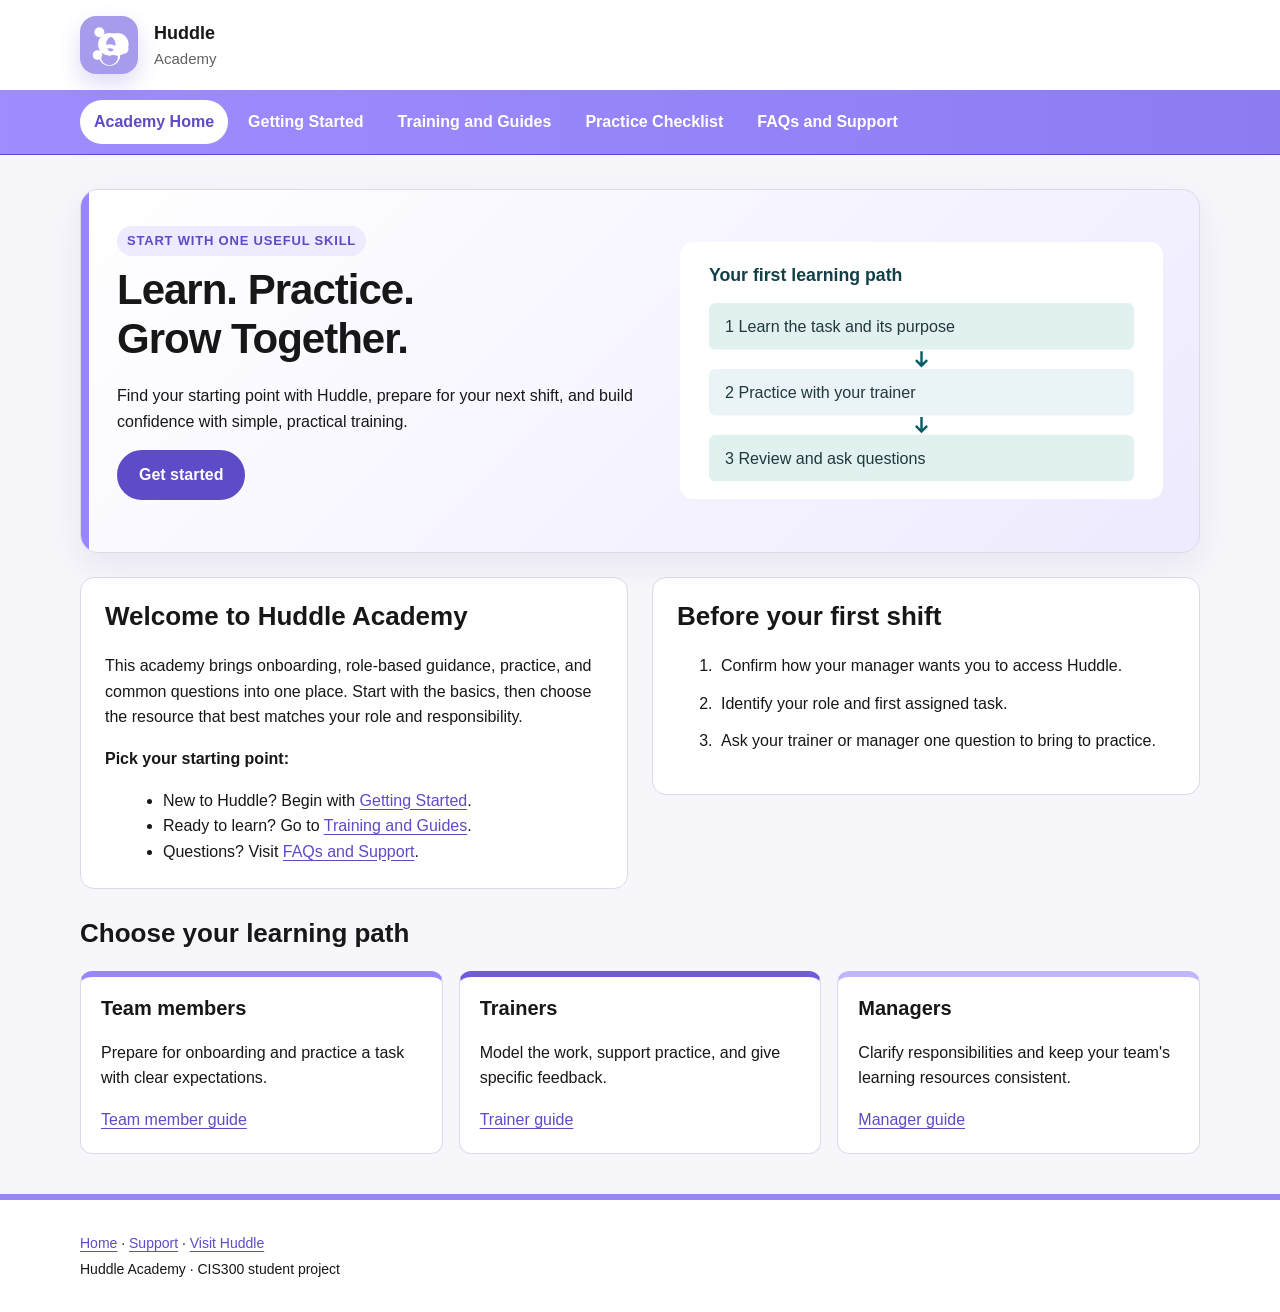
<file: index.html>
<!DOCTYPE html>
<html lang="en">
<head>
  <meta charset="UTF-8">
  <meta name="viewport" content="width=device-width, initial-scale=1.0">
  <meta name="description" content="Huddle Academy provides practical onboarding, training, and support resources for restaurant team members, trainers, and managers.">
  <meta name="keywords" content="Huddle Academy, restaurant training, onboarding, team development, restaurant operations">
  <meta name="author" content="Gabriel O. Baillie">
  <title>Academy Home | Huddle Academy</title>
  <link rel="stylesheet" href="huddle.css">
  <script async src="https://www.googletagmanager.com/gtag/js?id=G-0W5133Y3XS"></script>
  <script>
    window.dataLayer = window.dataLayer || [];
    function gtag(){dataLayer.push(arguments);}
    gtag('js', new Date());
    gtag('config', 'G-0W5133Y3XS');
  </script>
</head>
<body>
  <a class="skip-link" href="#main">Skip to main content</a>
  <header>
    <div class="wrapper">
      <div class="brand-lockup">
        <a class="brand-logo" href="index.html" aria-label="Huddle Academy home">
          <img src="huddle-logo.svg" width="1024" height="1024" alt="Huddle logo">
        </a>
        <div class="brand-text">
          <p class="tagline"><strong>Huddle</strong><br>Academy</p>
        </div>
      </div>
    </div>
  </header>
  <nav aria-label="Main navigation">
    <div class="wrapper">
      <ul>
        <li><a href="index.html" aria-current="page">Academy Home</a></li>
        <li><a href="getting-started.html">Getting Started</a></li>
        <li><a href="training.html">Training and Guides</a></li>
        <li><a href="practice.html">Practice Checklist</a></li>
        <li><a href="support.html">FAQs and Support</a></li>
      </ul>
    </div>
  </nav>
  <main id="main" class="wrapper">
    <section class="hero" aria-labelledby="welcome">
      <div>
        <p class="eyebrow">Start with one useful skill</p>
        <h1 id="welcome">Learn. Practice.<br>Grow Together.</h1>
        <p>Find your starting point with Huddle, prepare for your next shift, and build confidence with simple, practical training.</p>
        <p><a class="button" href="getting-started.html">Get started</a></p>
      </div>
      <img src="learning-path.svg" width="600" height="320" alt="Three-step learning path: learn the task and its purpose, practice with your trainer, then review and ask questions.">
    </section>
    <div class="content-grid home-intro">
      <section class="panel">
        <h2>Welcome to Huddle Academy</h2>
        <p>This academy brings onboarding, role-based guidance, practice, and common questions into one place. Start with the basics, then choose the resource that best matches your role and responsibility.</p>
        <p><strong>Pick your starting point:</strong></p>
        <ul style="margin: 12px 0 0 18px;">
          <li>New to Huddle? Begin with <a href="getting-started.html">Getting Started</a>.</li>
          <li>Ready to learn? Go to <a href="training.html">Training and Guides</a>.</li>
          <li>Questions? Visit <a href="support.html">FAQs and Support</a>.</li>
        </ul>
      </section>
      <aside class="panel">
        <h2>Before your first shift</h2>
        <ol class="steps">
          <li>Confirm how your manager wants you to access Huddle.</li>
          <li>Identify your role and first assigned task.</li>
          <li>Ask your trainer or manager one question to bring to practice.</li>
        </ol>
      </aside>
    </div>
    <section class="section" aria-labelledby="paths">
      <h2 id="paths">Choose your learning path</h2>
      <div class="cards">
        <article class="card">
          <h3>Team members</h3>
          <p>Prepare for onboarding and practice a task with clear expectations.</p>
          <a href="training.html#team-members">Team member guide</a>
        </article>
        <article class="card">
          <h3>Trainers</h3>
          <p>Model the work, support practice, and give specific feedback.</p>
          <a href="training.html#trainers">Trainer guide</a>
        </article>
        <article class="card">
          <h3>Managers</h3>
          <p>Clarify responsibilities and keep your team's learning resources consistent.</p>
          <a href="training.html#managers">Manager guide</a>
        </article>
      </div>
    </section>
  </main>
  <footer>
    <div class="wrapper">
      <p><a href="index.html">Home</a> · <a href="support.html">Support</a> · <a href="https://huddleapp.com">Visit Huddle</a></p>
      <p>Huddle Academy · CIS300 student project</p>
    </div>
  </footer>
</body>
</html>
</file>
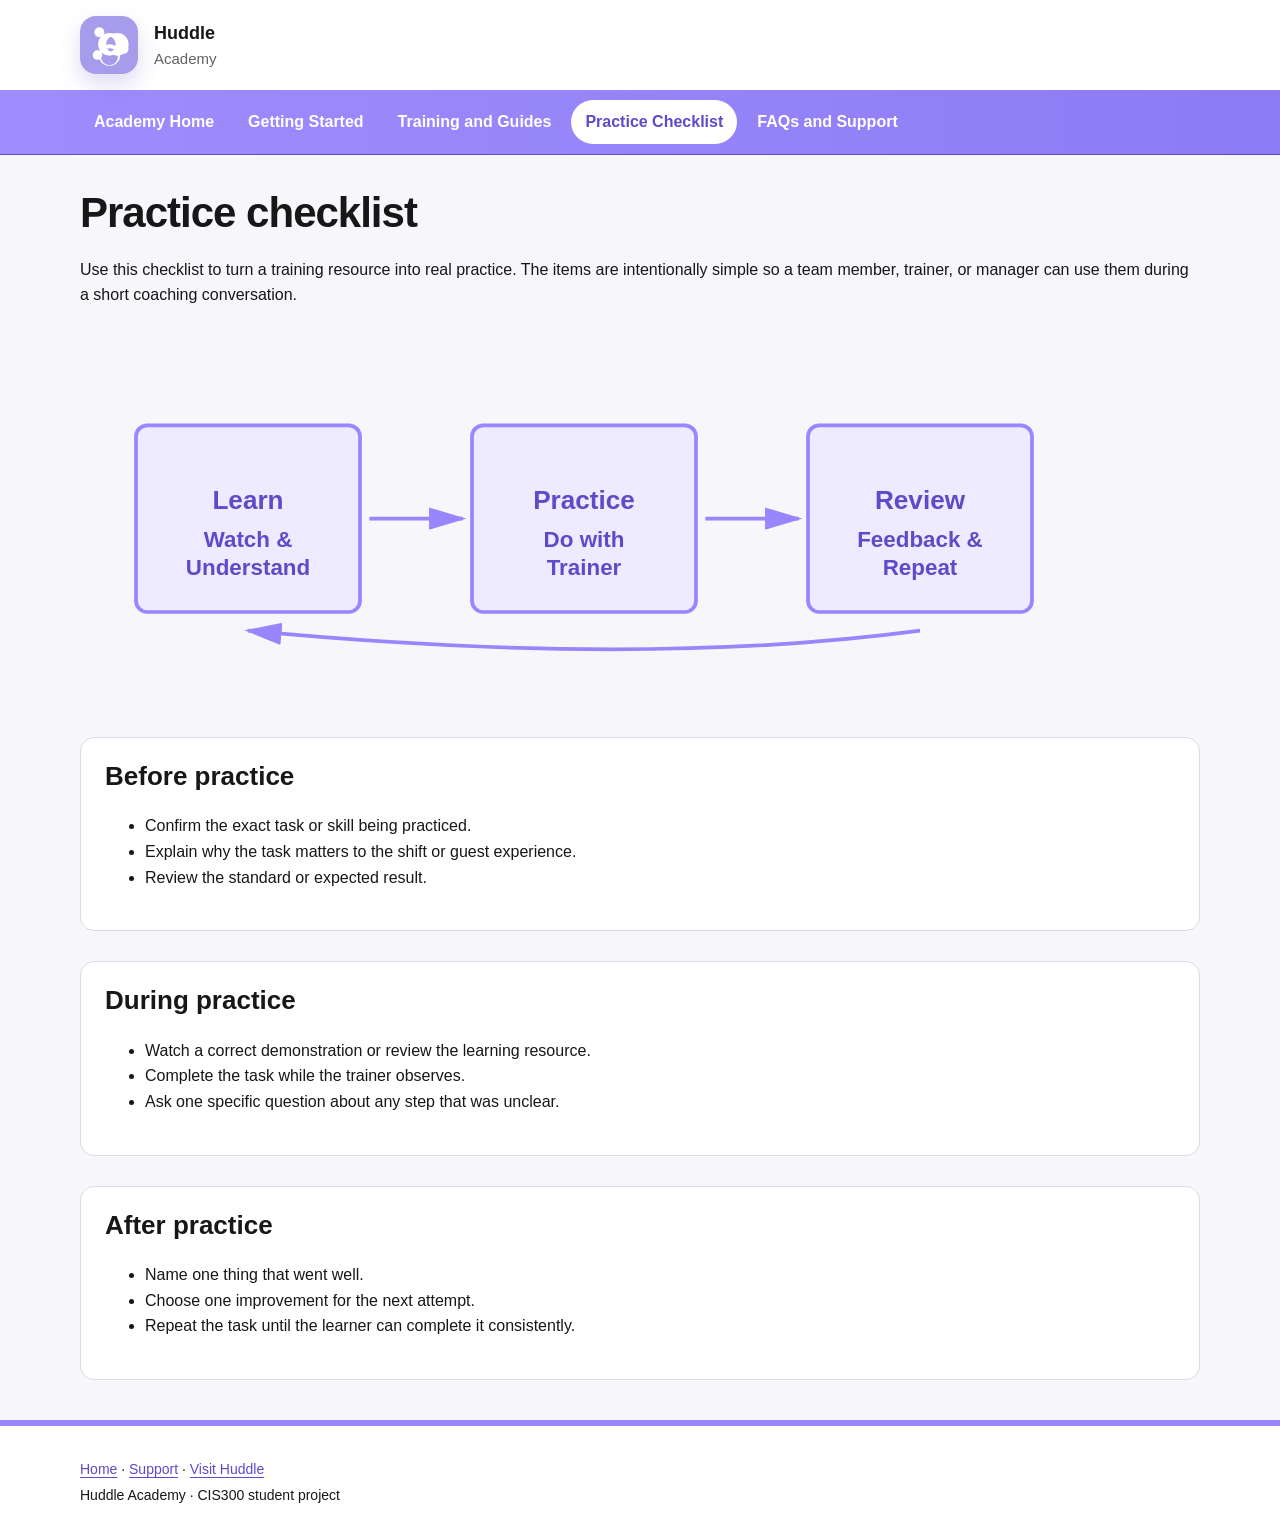
<file: practice.html>
<!DOCTYPE html>
<html lang="en">
<head>
  <meta charset="UTF-8">
  <meta name="viewport" content="width=device-width, initial-scale=1.0">
  <meta name="description" content="The Huddle Academy Practice Checklist helps restaurant learners prepare, practice, review, and repeat a training task.">
  <meta name="keywords" content="Huddle practice checklist, restaurant training checklist, learning practice, team development, coaching">
  <meta name="author" content="Gabriel O. Baillie">
  <title>Practice Checklist | Huddle Academy</title>
  <link rel="stylesheet" href="huddle.css">
  <script async src="https://www.googletagmanager.com/gtag/js?id=G-0W5133Y3XS"></script>
  <script>
    window.dataLayer = window.dataLayer || [];
    function gtag(){dataLayer.push(arguments);}
    gtag('js', new Date());
    gtag('config', 'G-0W5133Y3XS');
  </script>
</head>
<body>
  <a class="skip-link" href="#main">Skip to main content</a>
  <header>
    <div class="wrapper">
      <div class="brand-lockup">
        <a class="brand-logo" href="index.html" aria-label="Huddle Academy home">
          <img src="huddle-logo.svg" width="1024" height="1024" alt="Huddle logo">
        </a>
        <div class="brand-text">
          <p class="tagline"><strong>Huddle</strong><br>Academy</p>
        </div>
      </div>
    </div>
  </header>
  <nav aria-label="Main navigation">
    <div class="wrapper">
      <ul>
        <li><a href="index.html">Academy Home</a></li>
        <li><a href="getting-started.html">Getting Started</a></li>
        <li><a href="training.html">Training and Guides</a></li>
        <li><a href="practice.html" aria-current="page">Practice Checklist</a></li>
        <li><a href="support.html">FAQs and Support</a></li>
      </ul>
    </div>
  </nav>
  <main id="main" class="wrapper">
    <h1>Practice checklist</h1>
    <p>Use this checklist to turn a training resource into real practice. The items are intentionally simple so a team member, trainer, or manager can use them during a short coaching conversation.</p>
    <figure class="cycle-diagram" aria-label="Three-phase practice learning cycle">
      <svg viewBox="0 0 600 200" xmlns="http://www.w3.org/2000/svg" role="img">
        <defs>
          <style>
            .cycle-text { font-family: Arial, sans-serif; font-size: 14px; fill: #5d4bc7; font-weight: bold; text-anchor: middle; }
            .cycle-box { fill: #eeeaff; stroke: #9886fe; stroke-width: 2; rx: 6; }
            .cycle-arrow { stroke: #9886fe; stroke-width: 2; fill: none; marker-end: url(#cycleArrow); }
          </style>
          <marker id="cycleArrow" markerWidth="10" markerHeight="10" refX="9" refY="3" orient="auto">
            <polygon points="0 0, 10 3, 0 6" fill="#9886fe" />
          </marker>
        </defs>
        <rect class="cycle-box" x="30" y="50" width="120" height="100" />
        <text class="cycle-text" x="90" y="95">Learn</text>
        <text class="cycle-text" x="90" y="115" style="font-size: 12px;">Watch &amp;</text>
        <text class="cycle-text" x="90" y="130" style="font-size: 12px;">Understand</text>
        <path class="cycle-arrow" d="M 155 100 L 205 100" />
        <rect class="cycle-box" x="210" y="50" width="120" height="100" />
        <text class="cycle-text" x="270" y="95">Practice</text>
        <text class="cycle-text" x="270" y="115" style="font-size: 12px;">Do with</text>
        <text class="cycle-text" x="270" y="130" style="font-size: 12px;">Trainer</text>
        <path class="cycle-arrow" d="M 335 100 L 385 100" />
        <rect class="cycle-box" x="390" y="50" width="120" height="100" />
        <text class="cycle-text" x="450" y="95">Review</text>
        <text class="cycle-text" x="450" y="115" style="font-size: 12px;">Feedback &amp;</text>
        <text class="cycle-text" x="450" y="130" style="font-size: 12px;">Repeat</text>
        <path class="cycle-arrow" d="M 450 160 Q 300 180 90 160" />
      </svg>
    </figure>
    <section class="panel">
      <h2>Before practice</h2>
      <ul class="checklist">
        <li>Confirm the exact task or skill being practiced.</li>
        <li>Explain why the task matters to the shift or guest experience.</li>
        <li>Review the standard or expected result.</li>
      </ul>
    </section>
    <section class="panel section">
      <h2>During practice</h2>
      <ul class="checklist">
        <li>Watch a correct demonstration or review the learning resource.</li>
        <li>Complete the task while the trainer observes.</li>
        <li>Ask one specific question about any step that was unclear.</li>
      </ul>
    </section>
    <section class="panel section">
      <h2>After practice</h2>
      <ul class="checklist">
        <li>Name one thing that went well.</li>
        <li>Choose one improvement for the next attempt.</li>
        <li>Repeat the task until the learner can complete it consistently.</li>
      </ul>
    </section>
  </main>
  <footer>
    <div class="wrapper">
      <p><a href="index.html">Home</a> · <a href="support.html">Support</a> · <a href="https://huddleapp.com">Visit Huddle</a></p>
      <p>Huddle Academy · CIS300 student project</p>
    </div>
  </footer>
</body>
</html>
</file>
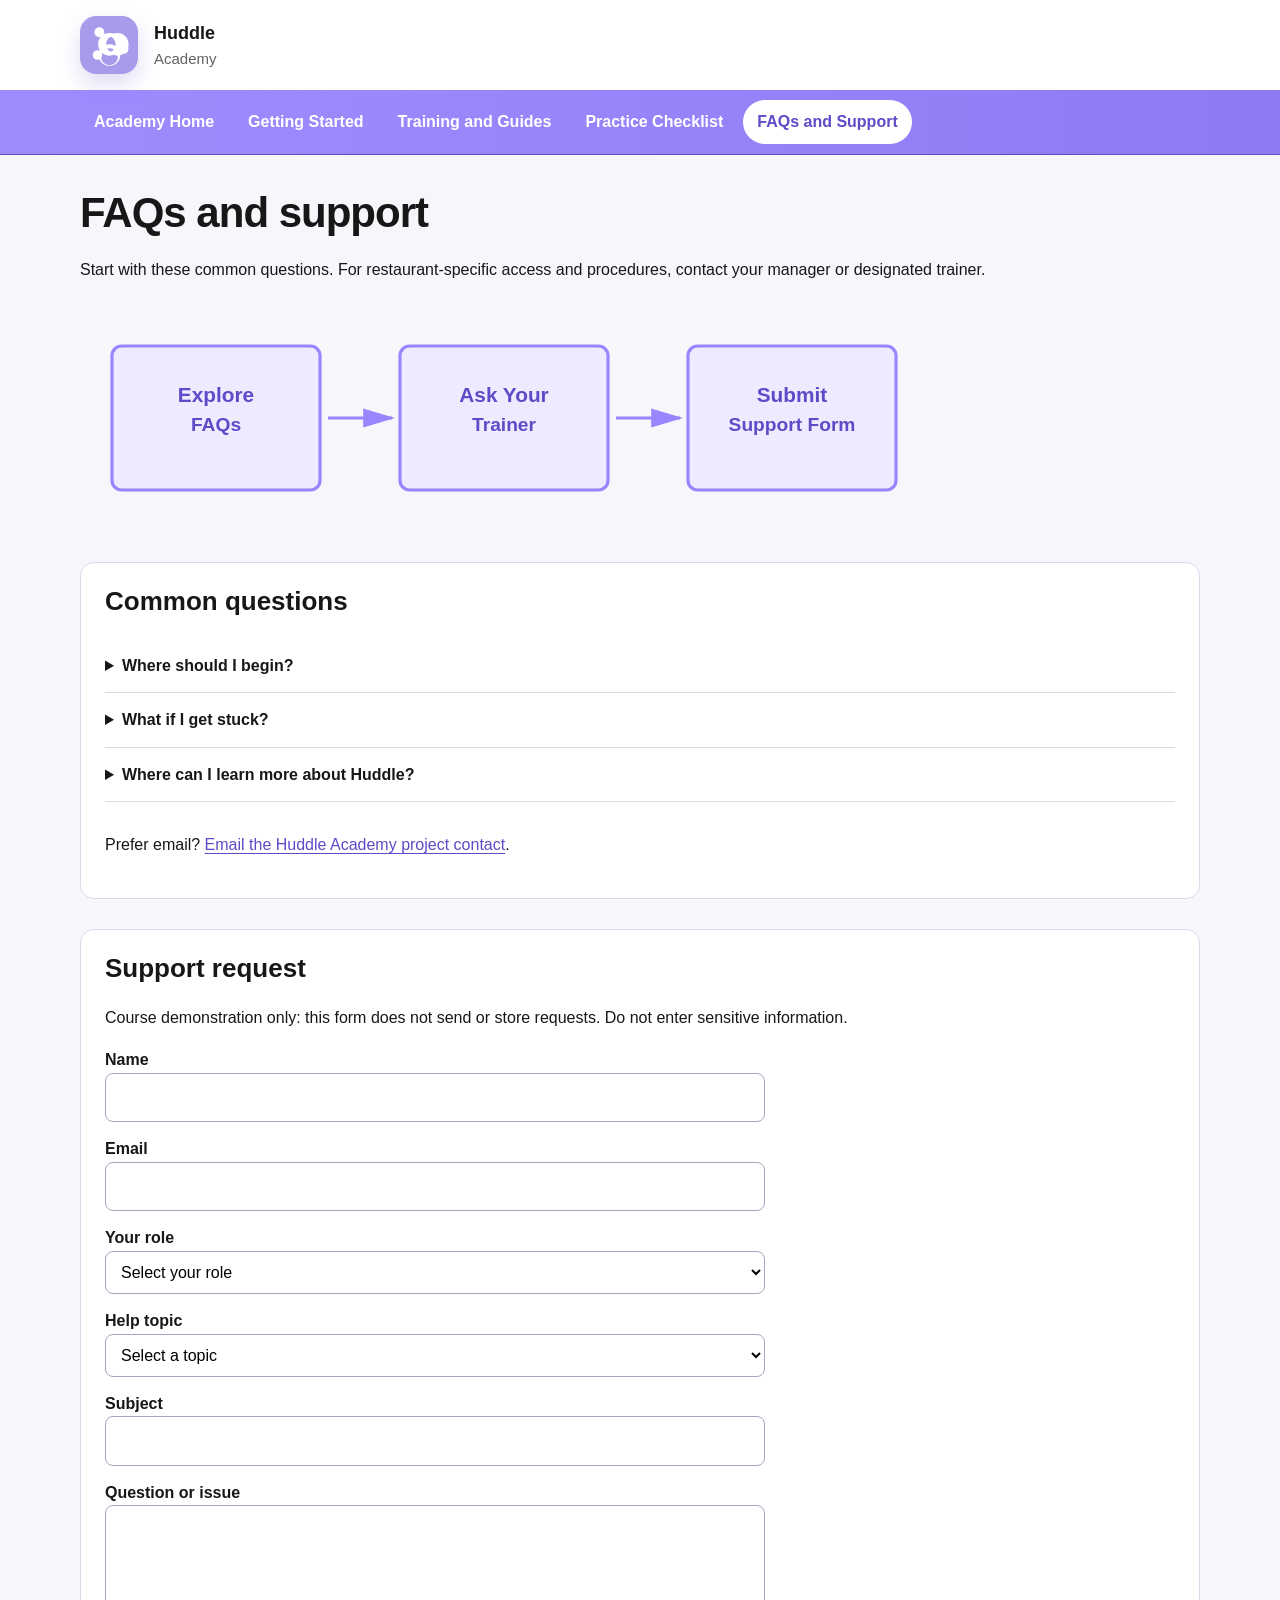
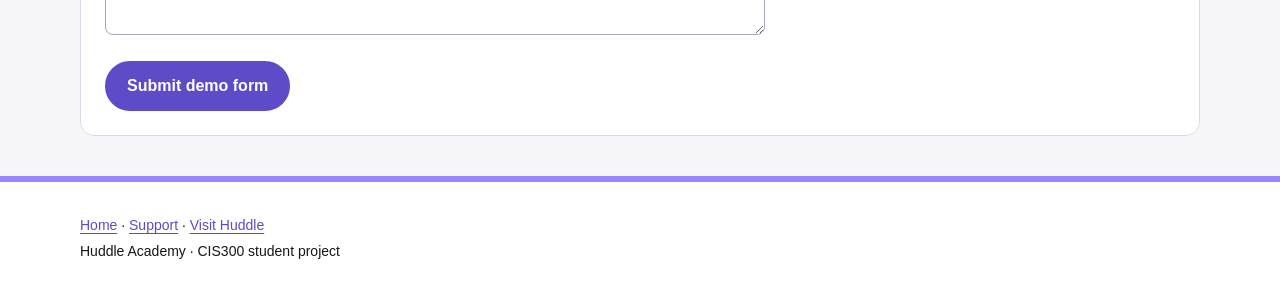
<file: support.html>
<!DOCTYPE html>
<html lang="en">
<head>
  <meta charset="UTF-8">
  <meta name="viewport" content="width=device-width, initial-scale=1.0">
  <meta name="description" content="FAQs and Support answers common Huddle Academy questions and provides a course demonstration support form.">
  <meta name="keywords" content="Huddle support, Huddle FAQ, restaurant training help, onboarding questions, support form">
  <meta name="author" content="Gabriel O. Baillie">
  <title>FAQs and Support | Huddle Academy</title>
  <link rel="stylesheet" href="huddle.css">
  <script async src="https://www.googletagmanager.com/gtag/js?id=G-0W5133Y3XS"></script>
  <script>
    window.dataLayer = window.dataLayer || [];
    function gtag(){dataLayer.push(arguments);}
    gtag('js', new Date());
    gtag('config', 'G-0W5133Y3XS');
  </script>
</head>
<body>
  <a class="skip-link" href="#main">Skip to main content</a>
  <header>
    <div class="wrapper">
      <div class="brand-lockup">
        <a class="brand-logo" href="index.html" aria-label="Huddle Academy home">
          <img src="huddle-logo.svg" width="1024" height="1024" alt="Huddle logo">
        </a>
        <div class="brand-text">
          <p class="tagline"><strong>Huddle</strong><br>Academy</p>
        </div>
      </div>
    </div>
  </header>
  <nav aria-label="Main navigation">
    <div class="wrapper">
      <ul>
        <li><a href="index.html">Academy Home</a></li>
        <li><a href="getting-started.html">Getting Started</a></li>
        <li><a href="training.html">Training and Guides</a></li>
        <li><a href="practice.html">Practice Checklist</a></li>
        <li><a href="support.html" aria-current="page">FAQs and Support</a></li>
      </ul>
    </div>
  </nav>
  <main id="main" class="wrapper">
    <h1>FAQs and support</h1>
    <p>Start with these common questions. For restaurant-specific access and procedures, contact your manager or designated trainer.</p>
    <figure class="support-pathway" aria-label="Support pathway options">
      <svg viewBox="0 0 700 140" xmlns="http://www.w3.org/2000/svg" role="img">
        <defs>
          <style>
            .support-label { font-family: Arial, sans-serif; font-size: 13px; fill: #5d4bc7; font-weight: bold; text-anchor: middle; }
            .support-box { fill: #eeeaff; stroke: #9886fe; stroke-width: 2; rx: 6; }
            .support-arrow { stroke: #9886fe; stroke-width: 2; fill: none; marker-end: url(#supportArrow); }
          </style>
          <marker id="supportArrow" markerWidth="10" markerHeight="10" refX="9" refY="3" orient="auto">
            <polygon points="0 0, 10 3, 0 6" fill="#9886fe" />
          </marker>
        </defs>
        <rect class="support-box" x="20" y="25" width="130" height="90" />
        <text class="support-label" x="85" y="60">Explore</text>
        <text class="support-label" x="85" y="78" style="font-size: 12px;">FAQs</text>
        <path class="support-arrow" d="M 155 70 L 195 70" />
        <rect class="support-box" x="200" y="25" width="130" height="90" />
        <text class="support-label" x="265" y="60">Ask Your</text>
        <text class="support-label" x="265" y="78" style="font-size: 12px;">Trainer</text>
        <path class="support-arrow" d="M 335 70 L 375 70" />
        <rect class="support-box" x="380" y="25" width="130" height="90" />
        <text class="support-label" x="445" y="60">Submit</text>
        <text class="support-label" x="445" y="78" style="font-size: 12px;">Support Form</text>
      </svg>
    </figure>
    <section class="panel">
      <h2>Common questions</h2>
      <details>
        <summary>Where should I begin?</summary>
        <p>Read Getting Started, confirm your role with your manager, and choose one task to practice with your trainer.</p>
      </details>
      <details>
        <summary>What if I get stuck?</summary>
        <p>Bring the exact step or action you were trying to complete. A specific question leads to a more helpful answer.</p>
      </details>
      <details>
        <summary>Where can I learn more about Huddle?</summary>
        <p>Visit the <a href="https://huddleapp.com">Huddle website</a> for additional company and product information.</p>
      </details>
      <p class="section">Prefer email? <a href="mailto:cugabe@hotmail.com">Email the Huddle Academy project contact</a>.</p>
    </section>
    <section class="panel section">
      <h2>Support request</h2>
      <p id="form-note">Course demonstration only: this form does not send or store requests. Do not enter sensitive information.</p>
      <form action="#" method="get" aria-describedby="form-note">
        <label for="name">Name</label>
        <input id="name" name="name" type="text" autocomplete="name" required>
        <label for="email">Email</label>
        <input id="email" name="email" type="email" autocomplete="email" required>
        <label for="role">Your role</label>
        <select id="role" name="role" required>
          <option value="">Select your role</option>
          <option value="team-member">Team member</option>
          <option value="trainer">Trainer</option>
          <option value="manager">Manager</option>
        </select>
        <label for="topic">Help topic</label>
        <select id="topic" name="topic" required>
          <option value="">Select a topic</option>
          <option value="getting-started">Getting started</option>
          <option value="training-resource">Training resource</option>
          <option value="access-issue">Access issue</option>
        </select>
        <label for="subject">Subject</label>
        <input id="subject" name="subject" type="text" required>
        <label for="message">Question or issue</label>
        <textarea id="message" name="message" required></textarea>
        <button class="button" type="submit">Submit demo form</button>
      </form>
    </section>
  </main>
  <footer>
    <div class="wrapper">
      <p><a href="index.html">Home</a> · <a href="support.html">Support</a> · <a href="https://huddleapp.com">Visit Huddle</a></p>
      <p>Huddle Academy · CIS300 student project</p>
    </div>
  </footer>
</body>
</html>
</file>
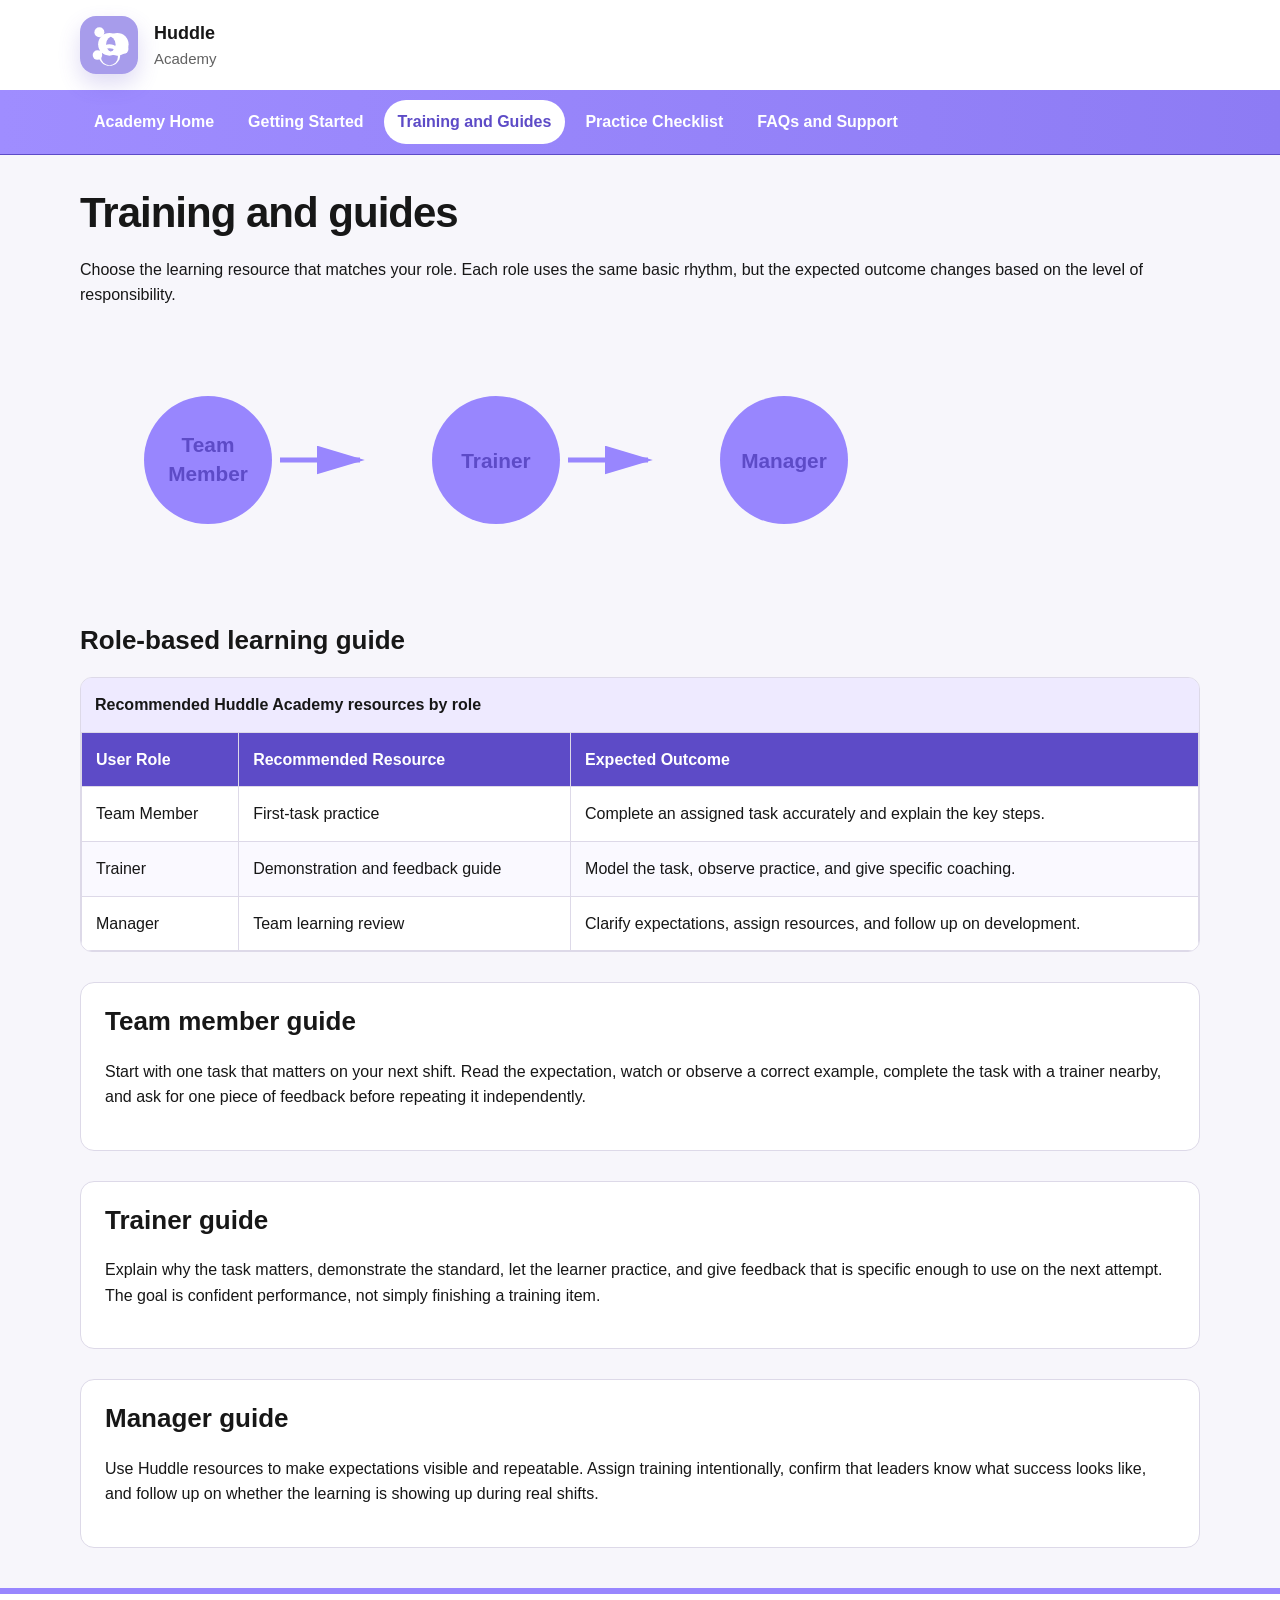
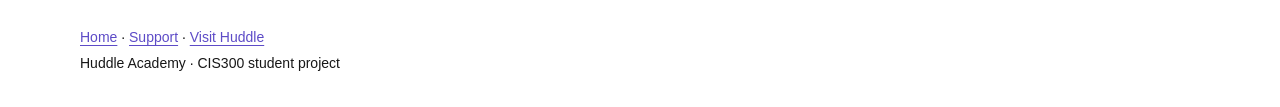
<file: training.html>
<!DOCTYPE html>
<html lang="en">
<head>
  <meta charset="UTF-8">
  <meta name="viewport" content="width=device-width, initial-scale=1.0">
  <meta name="description" content="Training and Guides organizes Huddle Academy resources for restaurant team members, trainers, and managers.">
  <meta name="keywords" content="Huddle training, restaurant team members, trainer guide, manager guide, role based training">
  <meta name="author" content="Gabriel O. Baillie">
  <title>Training and Guides | Huddle Academy</title>
  <link rel="stylesheet" href="huddle.css">
  <script async src="https://www.googletagmanager.com/gtag/js?id=G-0W5133Y3XS"></script>
  <script>
    window.dataLayer = window.dataLayer || [];
    function gtag(){dataLayer.push(arguments);}
    gtag('js', new Date());
    gtag('config', 'G-0W5133Y3XS');
  </script>
</head>
<body>
  <a class="skip-link" href="#main">Skip to main content</a>
  <header>
    <div class="wrapper">
      <div class="brand-lockup">
        <a class="brand-logo" href="index.html" aria-label="Huddle Academy home">
          <img src="huddle-logo.svg" width="1024" height="1024" alt="Huddle logo">
        </a>
        <div class="brand-text">
          <p class="tagline"><strong>Huddle</strong><br>Academy</p>
        </div>
      </div>
    </div>
  </header>
  <nav aria-label="Main navigation">
    <div class="wrapper">
      <ul>
        <li><a href="index.html">Academy Home</a></li>
        <li><a href="getting-started.html">Getting Started</a></li>
        <li><a href="training.html" aria-current="page">Training and Guides</a></li>
        <li><a href="practice.html">Practice Checklist</a></li>
        <li><a href="support.html">FAQs and Support</a></li>
      </ul>
    </div>
  </nav>
  <main id="main" class="wrapper">
    <h1>Training and guides</h1>
    <p>Choose the learning resource that matches your role. Each role uses the same basic rhythm, but the expected outcome changes based on the level of responsibility.</p>
    <figure class="role-overview" aria-label="Role-based learning progression">
      <svg viewBox="0 0 700 160" xmlns="http://www.w3.org/2000/svg" role="img">
        <defs>
          <style>
            .role-text { font-family: Arial, sans-serif; font-size: 13px; fill: #5d4bc7; font-weight: bold; }
            .role-arrow { stroke: #9886fe; stroke-width: 3; fill: none; marker-end: url(#roleArrow); }
            .role-circle { fill: #9886fe; }
          </style>
          <marker id="roleArrow" markerWidth="10" markerHeight="10" refX="9" refY="3" orient="auto">
            <polygon points="0 0, 10 3, 0 6" fill="#9886fe" />
          </marker>
        </defs>
        <circle class="role-circle" cx="80" cy="80" r="40" />
        <text class="role-text" x="80" y="75" text-anchor="middle">Team</text>
        <text class="role-text" x="80" y="93" text-anchor="middle">Member</text>
        <path class="role-arrow" d="M 125 80 L 175 80" />
        <circle class="role-circle" cx="260" cy="80" r="40" />
        <text class="role-text" x="260" y="85" text-anchor="middle">Trainer</text>
        <path class="role-arrow" d="M 305 80 L 355 80" />
        <circle class="role-circle" cx="440" cy="80" r="40" />
        <text class="role-text" x="440" y="85" text-anchor="middle">Manager</text>
      </svg>
    </figure>
    <section class="section" aria-labelledby="role-table-heading">
      <h2 id="role-table-heading">Role-based learning guide</h2>
      <div class="table-wrap">
        <table>
          <caption>Recommended Huddle Academy resources by role</caption>
          <thead>
            <tr>
              <th scope="col">User Role</th>
              <th scope="col">Recommended Resource</th>
              <th scope="col">Expected Outcome</th>
            </tr>
          </thead>
          <tbody>
            <tr>
              <td>Team Member</td>
              <td>First-task practice</td>
              <td>Complete an assigned task accurately and explain the key steps.</td>
            </tr>
            <tr>
              <td>Trainer</td>
              <td>Demonstration and feedback guide</td>
              <td>Model the task, observe practice, and give specific coaching.</td>
            </tr>
            <tr>
              <td>Manager</td>
              <td>Team learning review</td>
              <td>Clarify expectations, assign resources, and follow up on development.</td>
            </tr>
          </tbody>
        </table>
      </div>
    </section>
    <section id="team-members" class="panel section">
      <h2>Team member guide</h2>
      <p>Start with one task that matters on your next shift. Read the expectation, watch or observe a correct example, complete the task with a trainer nearby, and ask for one piece of feedback before repeating it independently.</p>
    </section>
    <section id="trainers" class="panel section">
      <h2>Trainer guide</h2>
      <p>Explain why the task matters, demonstrate the standard, let the learner practice, and give feedback that is specific enough to use on the next attempt. The goal is confident performance, not simply finishing a training item.</p>
    </section>
    <section id="managers" class="panel section">
      <h2>Manager guide</h2>
      <p>Use Huddle resources to make expectations visible and repeatable. Assign training intentionally, confirm that leaders know what success looks like, and follow up on whether the learning is showing up during real shifts.</p>
    </section>
  </main>
  <footer>
    <div class="wrapper">
      <p><a href="index.html">Home</a> · <a href="support.html">Support</a> · <a href="https://huddleapp.com">Visit Huddle</a></p>
      <p>Huddle Academy · CIS300 student project</p>
    </div>
  </footer>
</body>
</html>
</file>
<file: huddle.css>
/* Huddle Academy: shared external stylesheet */
:root {
  --huddle-purple: #9886fe;
  --huddle-purple-dark: #5d4bc7;
  --huddle-purple-soft: #eeeaff;
  --ink: #171717;
  --muted: #626262;
  --canvas: #f7f6fb;
  --surface: #ffffff;
  --border: #ddd9e8;
  --success: #ebf8f2;
  --success-text: #245a3d;
}

* {
  box-sizing: border-box;
}

html {
  scroll-behavior: smooth;
}

body {
  margin: 0;
  background-color: var(--canvas);
  color: var(--ink);
  font-family: Arial, Helvetica, sans-serif;
  font-size: 16px;
  line-height: 1.6;
}

.wrapper {
  width: 92%;
  max-width: 1120px;
  margin: auto;
}

header {
  padding: 16px 0;
  background-color: var(--surface);
}

.brand-lockup {
  display: flex;
  align-items: center;
  gap: 16px;
}

.brand-logo {
  display: inline-flex;
  align-items: center;
  text-decoration: none;
  flex-shrink: 0;
}

.brand-logo img {
  display: block;
  width: 58px;
  height: 58px;
  object-fit: cover;
  border-radius: 16px;
  box-shadow: 0 10px 22px rgba(93, 75, 199, 0.2);
}

.brand-text {
  display: flex;
  align-items: center;
}

.tagline {
  margin: 0;
  color: var(--muted);
  font-size: 15px;
  text-align: left;
}

.tagline strong {
  color: var(--ink);
  font-size: 18px;
}

nav {
  background: linear-gradient(90deg, #9f8dff 0%, #8d7bf4 100%);
  border-bottom: 1px solid var(--huddle-purple-dark);
}

nav ul {
  display: flex;
  flex-wrap: wrap;
  gap: 6px;
  list-style: none;
  margin: 0;
  padding: 10px 0;
}

nav a {
  display: block;
  color: #ffffff;
  padding: 9px 14px;
  border-radius: 999px;
  font-weight: 700;
  text-decoration: none;
}

nav a:hover {
  background-color: rgba(255, 255, 255, 0.16);
}

nav a[aria-current="page"] {
  background-color: #ffffff;
  color: var(--huddle-purple-dark);
}

a {
  color: var(--huddle-purple-dark);
  text-underline-offset: 3px;
}

a:hover {
  text-decoration-thickness: 2px;
}

a:focus-visible,
input:focus-visible,
select:focus-visible,
textarea:focus-visible,
button:focus-visible {
  outline: 3px solid var(--huddle-purple-dark);
  outline-offset: 3px;
}

main {
  padding-top: 34px;
  padding-bottom: 40px;
}

h1, h2, h3 {
  line-height: 1.15;
  color: var(--ink);
}

h1 {
  font-size: 42px;
  margin: 0 0 20px;
  letter-spacing: -1px;
}

h2 {
  font-size: 26px;
  margin-top: 0;
}

h3 {
  font-size: 20px;
}

p {
  margin-top: 0;
}

.lead {
  font-size: 1.06rem;
  max-width: 700px;
}

.hero {
  position: relative;
  overflow: hidden;
  display: grid;
  grid-template-columns: 1.05fr 0.95fr;
  gap: 30px;
  align-items: center;
  background: linear-gradient(135deg, #ffffff 0%, var(--huddle-purple-soft) 100%);
  padding: 36px;
  border: 1px solid var(--border);
  border-radius: 18px;
  box-shadow: 0 12px 32px rgba(52, 39, 117, 0.08);
}

.hero::before {
  content: "";
  position: absolute;
  inset: 0 auto 0 0;
  width: 8px;
  background-color: var(--huddle-purple);
}

.hero img {
  width: 100%;
  height: auto;
  display: block;
}

.eyebrow {
  display: inline-block;
  margin-bottom: 10px;
  padding: 5px 10px;
  border-radius: 999px;
  background-color: var(--huddle-purple-soft);
  color: var(--huddle-purple-dark);
  font-size: 13px;
  font-weight: bold;
  letter-spacing: 0.8px;
  text-transform: uppercase;
}

.button {
  display: inline-block;
  background-color: var(--huddle-purple-dark);
  color: #ffffff;
  border: 2px solid var(--huddle-purple-dark);
  border-radius: 999px;
  padding: 10px 20px;
  font-weight: bold;
  text-decoration: none;
}

.button:hover {
  background-color: #ffffff;
  color: var(--huddle-purple-dark);
}

.content-grid {
  display: grid;
  grid-template-columns: 2fr 1fr;
  gap: 24px;
  margin-top: 24px;
}

.content-grid.home-intro {
  grid-template-columns: 1fr 1fr;
  align-items: start;
}

.panel {
  background-color: var(--surface);
  border: 1px solid var(--border);
  padding: 24px;
  border-radius: 14px;
}

.cards {
  display: grid;
  grid-template-columns: repeat(3, 1fr);
  gap: 16px;
  margin-top: 20px;
}

.cards.two-up {
  grid-template-columns: repeat(2, minmax(0, 1fr));
}

.card {
  background-color: var(--surface);
  border: 1px solid var(--border);
  border-top: 6px solid var(--huddle-purple);
  padding: 20px;
  border-radius: 12px;
}

.card:nth-child(2) {
  border-top-color: #6e5bd9;
}

.card:nth-child(3) {
  border-top-color: #c0b5ff;
}

.card h3 {
  margin-top: 0;
}

.section {
  margin-top: 30px;
}

.steps li {
  margin-bottom: 12px;
  padding-left: 4px;
}

.step-list {
  margin-top: 20px;
}

.step-list ol {
  margin-top: 10px;
  padding-left: 20px;
}

.callout {
  margin-top: 20px;
  padding: 16px 18px;
  border-left: 4px solid var(--huddle-purple-dark);
  background-color: var(--success);
  color: var(--success-text);
  border-radius: 12px;
}

.callout ul {
  margin: 10px 0 0 18px;
}

.mini-grid {
  display: grid;
  grid-template-columns: repeat(3, minmax(0, 1fr));
  gap: 18px;
  margin-top: 16px;
}

.mini-grid > div {
  background: #faf9ff;
  border: 1px solid var(--border);
  border-radius: 12px;
  padding: 18px;
}

.table-wrap {
  overflow-x: auto;
  border-radius: 12px;
  border: 1px solid var(--border);
}

table {
  border-collapse: collapse;
  width: 100%;
  background-color: var(--surface);
}

caption {
  text-align: left;
  font-weight: bold;
  padding: 14px;
  background-color: var(--huddle-purple-soft);
}

th, td {
  border: 1px solid var(--border);
  padding: 14px;
  text-align: left;
  vertical-align: top;
}

th {
  background-color: var(--huddle-purple-dark);
  color: #ffffff;
}

tbody tr:nth-child(even) {
  background-color: #faf9ff;
}

form {
  max-width: 660px;
}

label {
  display: block;
  font-weight: bold;
  margin-top: 14px;
}

input, select, textarea {
  width: 100%;
  padding: 11px;
  border: 1px solid #aaa4bc;
  border-radius: 8px;
  font: inherit;
  background-color: #ffffff;
}

textarea {
  min-height: 130px;
  resize: vertical;
}

button {
  font: inherit;
  cursor: pointer;
  margin-top: 18px;
}

small {
  display: block;
  color: var(--muted);
}

details {
  padding: 14px 0;
  border-bottom: 1px solid var(--border);
}

summary {
  cursor: pointer;
  font-weight: bold;
}

details p {
  margin-top: 12px;
}

figure {
  margin: 24px 0;
  padding: 0;
}

figure svg {
  width: 100%;
  height: auto;
  max-width: 100%;
}

.process-diagram,
.role-overview,
.cycle-diagram,
.support-pathway {
  margin: 24px 0;
}

footer {
  padding: 28px 0;
  border-top: 6px solid var(--huddle-purple);
  background-color: var(--surface);
}

footer p {
  margin: 4px 0;
  font-size: 14px;
}

.skip-link {
  position: absolute;
  left: -9999px;
}

.skip-link:focus {
  left: 12px;
  top: 12px;
  background-color: #ffffff;
  padding: 12px;
  z-index: 2;
}

@media (max-width: 720px) {
  .brand-lockup {
    flex-direction: column;
    align-items: flex-start;
    gap: 10px;
  }

  .tagline {
    text-align: left;
  }

  .brand-logo img {
    width: 50px;
    height: 50px;
  }

  .hero, .content-grid, .cards, .mini-grid {
    grid-template-columns: 1fr;
  }

  .cards.two-up {
    grid-template-columns: 1fr;
  }

  h1 {
    font-size: 34px;
  }

  .hero, .panel {
    padding: 22px;
  }

  nav a {
    padding: 8px 10px;
  }
}

@media print {
  nav,
  .skip-link,
  footer,
  .button {
    display: none !important;
  }

  body {
    background: white;
    color: black;
  }

  .panel,
  .card,
  .mini-grid > div {
    box-shadow: none;
    border: 1px solid #666;
  }
}
</file>
